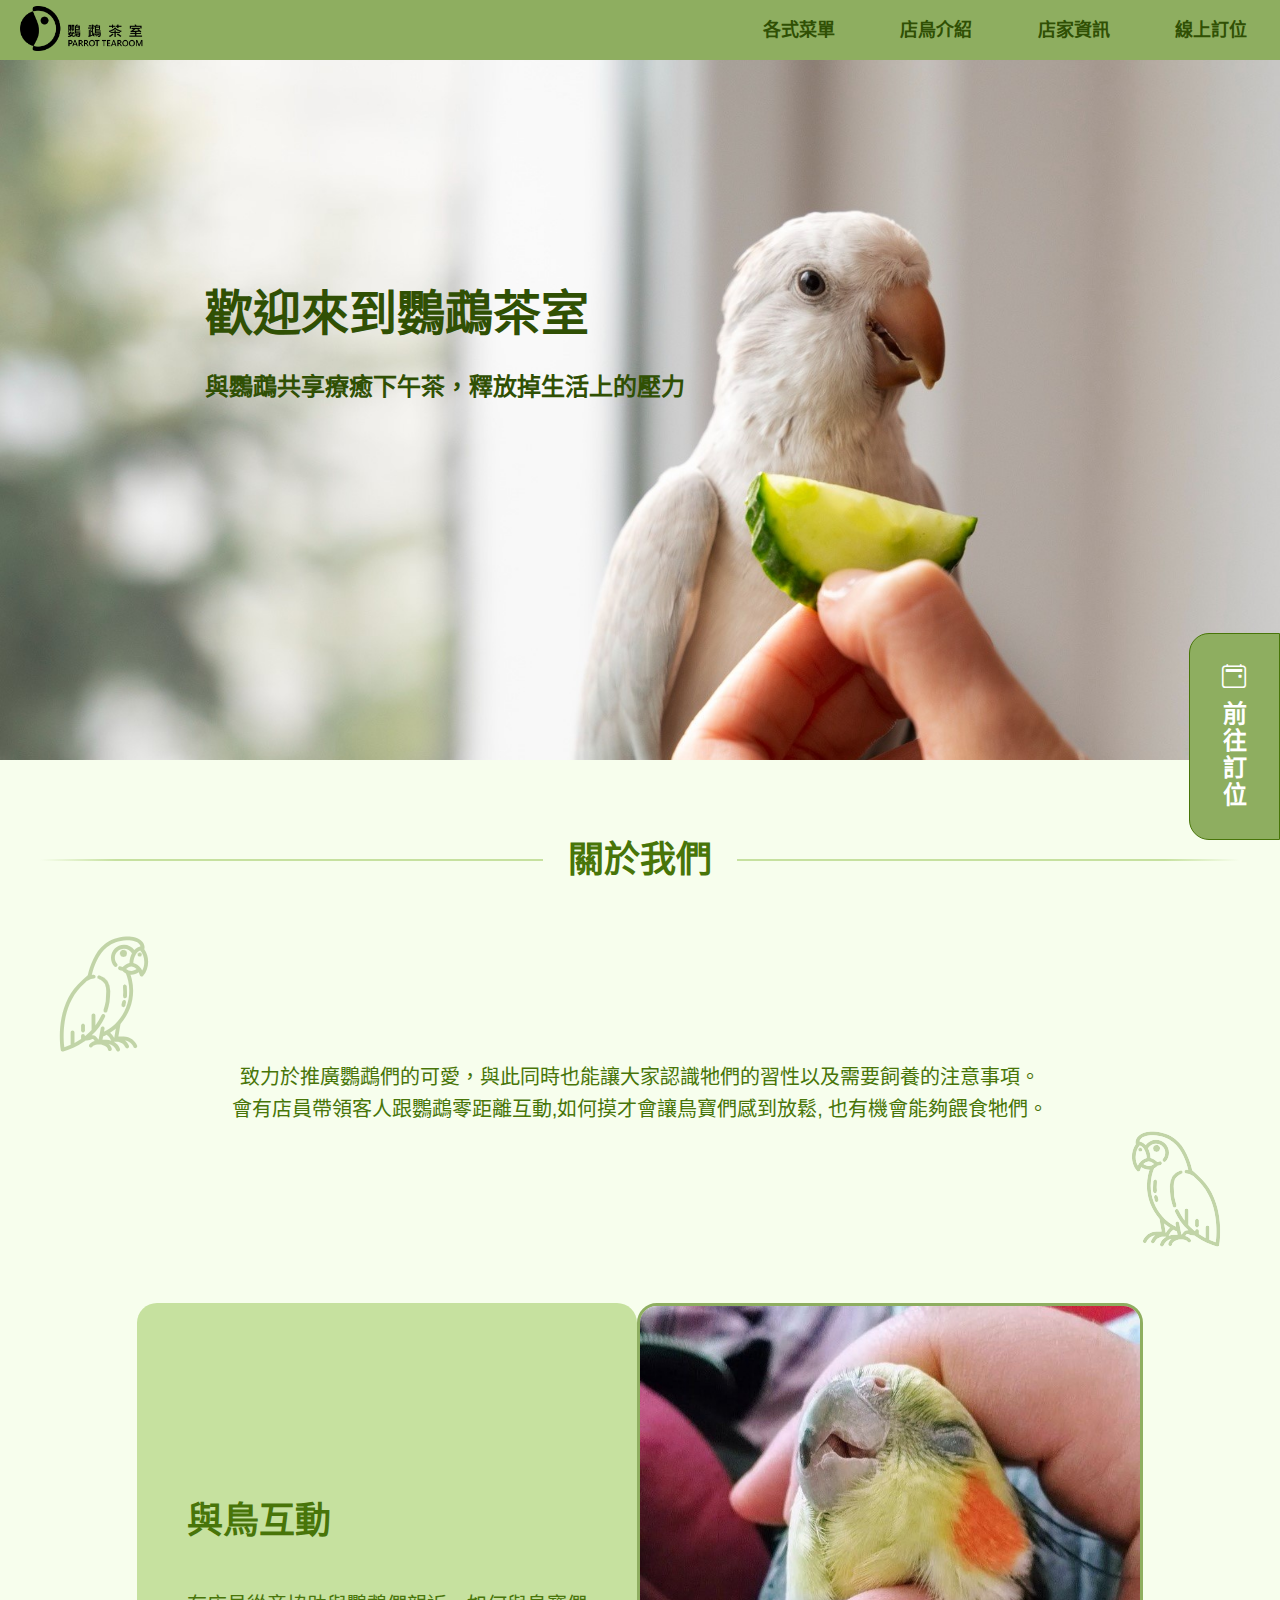
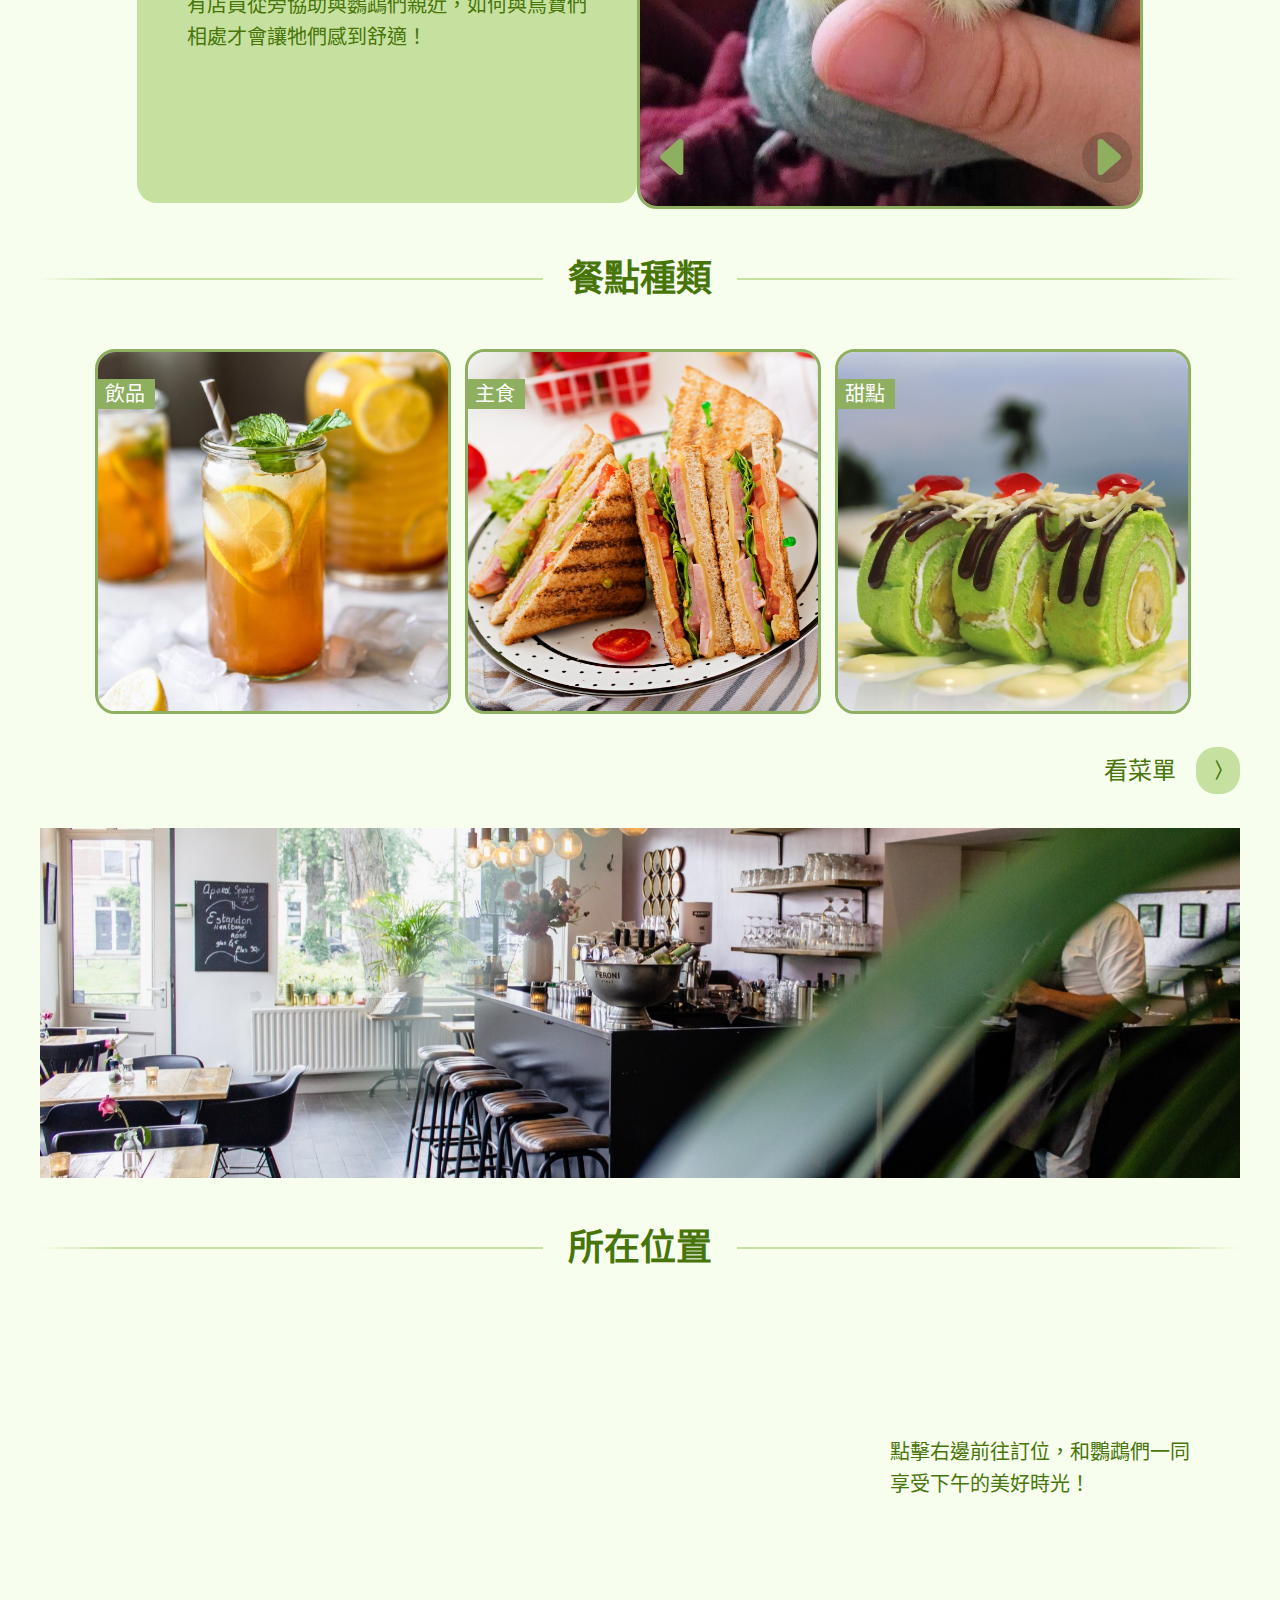
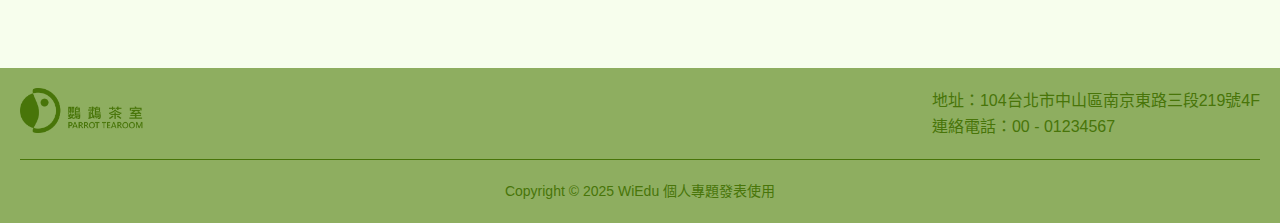
<file: index.html>
<!DOCTYPE html>
<html lang="zh-TW">

<head>
    <meta charset="UTF-8">
    <meta name="viewport" content="width=device-width, initial-scale=1.0">
    <link rel="stylesheet" href="./css/style.css">
    <link rel="icon" href="./images/icon.png">
    <title>鸚鵡茶室</title>
    <script src="https://cdn.jsdelivr.net/npm/swiper@11/swiper-bundle.min.js"></script>
</head>

<body>

    <aside>
        <a href="reserve.html">
            <i class="bi bi-calendar2-event"></i>
            <span>前往訂位</span>
        </a>
    </aside>

    <!--------------------導覽列---------------------->
    <header>
        <nav class="bar">
            <a href="index.html"><img src="./images/LOGO_black.png" alt="Logo"></a>

            <div class="bar_container">
                <div class="barTransition">
                    <div class="bar_btn barBtn1"></div>
                    <div class="bar_btn barBtn2"></div>
                    <div class="bar_btn barBtn3"></div>
                </div>
                <ul>
                    <li><a href="menu.html">各式菜單</a></li>
                    <li><a href="bird.html">店鳥介紹</a></li>
                    <li><a href="information.html">店家資訊</a></li>
                    <li><a href="reserve.html">線上訂位</a></li>
                </ul>
            </div>

        </nav>
    </header>

    <!--------------------上方區域---------------------->
    <div class="indexWrap">
        <div class="indexWrapText">
            <h1>歡迎來到鸚鵡茶室</h1>
            <p>與鸚鵡共享療癒下午茶，釋放掉生活上的壓力</p>
        </div>
    </div>


    <!--------------------中間區域---------------------->
    <main>
        <div class="indexAboutUs">

            <div class="indexH2Title">
                <h2>關於我們</h2>
            </div>
            <img class="aboutUsBg1" src="./images/parrot_bgsm.png" alt="1">
            <p>
                致力於推廣鸚鵡們的可愛，與此同時也能讓大家認識牠們的習性以及需要飼養的注意事項。<br>
                會有店員帶領客人跟鸚鵡零距離互動,如何摸才會讓鳥寶們感到放鬆, 也有機會能夠餵食牠們。
            </p>
            <img class="aboutUsBg2" src="./images/parrot_bgsm_revers.png" alt="2">
        </div>

        <div class="birdTouch">
            <div class="birdTouchCard">
                <span>與鳥互動</span>
                <p>有店員從旁協助與鸚鵡們親近，如何與鳥寶們相處才會讓牠們感到舒適！</p>
            </div>

            <div class="birdTouchImg">
                <div class="swiper birdSwiper">
                    <div class="swiper-wrapper">
                        <div class="swiper-slide">
                            <img src="./images/interactive_1.jpg" alt="互動1">
                        </div>
                        <div class="swiper-slide">
                            <img src="./images/interactive_2.jpg" alt="互動2">
                        </div>
                        <div class="swiper-slide">
                            <img src="./images/interactive_3.jpg" alt="互動3">
                        </div>
                        <div class="swiper-slide">
                            <img src="./images/interactive_4.jpg" alt="互動4">
                        </div>
                        <div class="swiper-slide">
                            <img src="./images/interactive_5.jpg" alt="互動5">
                        </div>
                    </div>

                    <div class="swiper-button-prev"><i class="bi bi-caret-left-fill"></i></div>
                    <div class="swiper-button-next"><i class="bi bi-caret-right-fill"></i></div>
                </div>
            </div>

        </div>


        <div class="meals">
            <div class="indexH2Title">
                <h2>餐點種類</h2>
            </div>

            <ul>
                <li><img src="./images/drink/lamonTea_type.jpg" alt="飲品"><span>飲品</span></li>
                <li><img src="./images/stapleFood/clubSandwich_type.jpg" alt="主食"><span>主食</span></li>
                <li><img src="./images/dessert/machaCake_type.jpg" alt="甜點"><span>甜點</span></li>
            </ul>
            <a href="menu.html">看菜單<i class="bi bi-chevron-compact-right"></i></a>
        </div>

        <!-- 空間 -->
        <div class="storeSpace"></div>

        <div class="indexH2Title">
            <h2>所在位置</h2>
        </div>

        <!-- 地點 -->
        <div class="indexPlaceHere">
            <iframe
                src="https://www.google.com/maps/embed?pb=!1m16!1m12!1m3!1d3614.467838876253!2d121.53848916292192!3d25.052127694574605!2m3!1f0!2f0!3f0!3m2!1i1024!2i768!4f13.1!2m1!1z57ev6IKyIOWPsOWMlw!5e0!3m2!1szh-TW!2stw!4v1743043479218!5m2!1szh-TW!2stw"
                width="800" height="300" style="border:0;" allowfullscreen="" loading="lazy"
                referrerpolicy="no-referrer-when-downgrade"></iframe>
            <p>點擊右邊前往訂位，和鸚鵡們一同享受下午的美好時光！</p>
        </div>

    </main>

    <!--------------------下方區域---------------------->
    <footer>

        <div class="footer_top">
            <img src="./images/LOGO_green.png" alt="under_Logo">
            <ul>
                <li>
                    <a href="">地址：104台北市中山區南京東路三段219號4F</a>
                </li>
                <li>
                    <a href="">連絡電話：00 - 01234567</a>
                </li>
            </ul>
        </div>

        <div class="footer_bottom">
            <p>Copyright © 2025 WiEdu 個人專題發表使用</p>
        </div>

    </footer>
    <script src="./js/pt.js"></script>
    <script src="./js/swiper.js"></script>

</body>

</html>
</file>
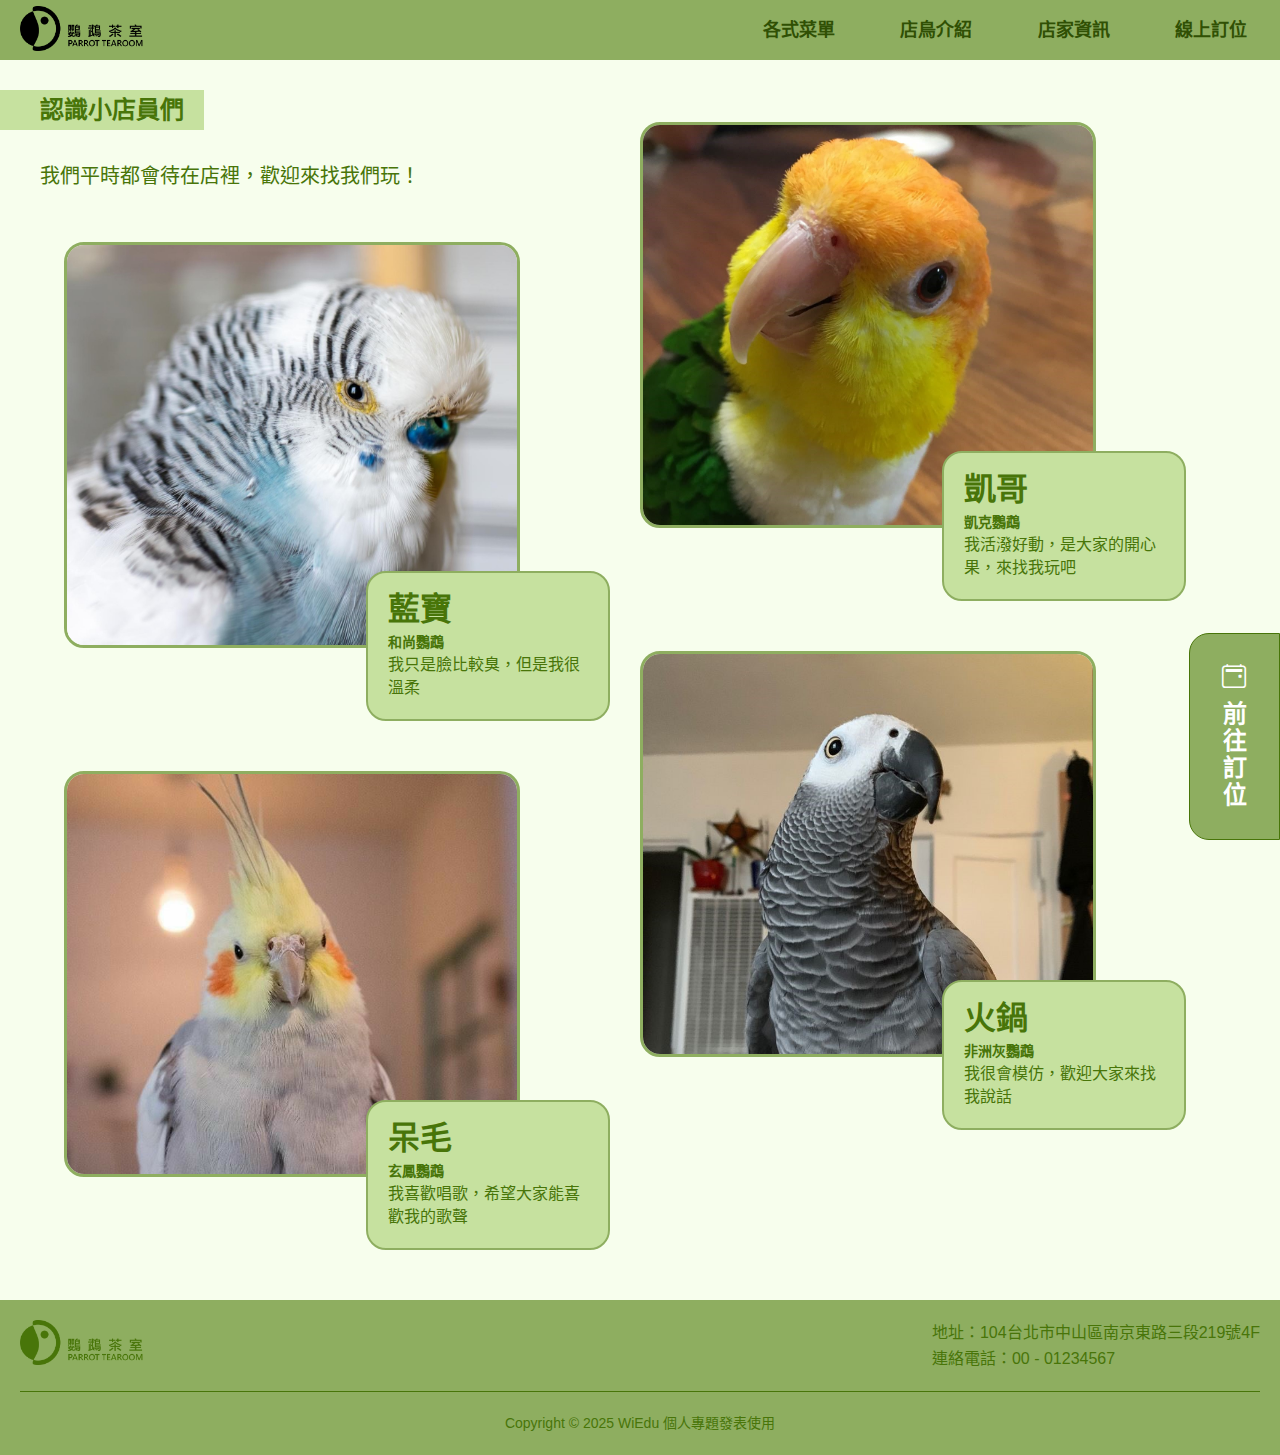
<file: bird.html>
<!DOCTYPE html>
<html lang="zh-TW">

<head>
    <meta charset="UTF-8">
    <meta name="viewport" content="width=device-width, initial-scale=1.0">
    <link rel="stylesheet" href="./css/style.css">
    <link rel="icon" href="./images/icon.png">
    <title>鸚鵡茶室_店鳥介紹</title>
</head>

<body>

    <aside>
        <a href="reserve.html">
            <i class="bi bi-calendar2-event"></i>
            <span>前往訂位</span>
        </a>
    </aside>

    <!--------------------導覽列---------------------->
    <header class="needMargin">
        <nav class="bar">
            <a href="index.html"><img src="./images/LOGO_black.png" alt="Logo"></a>
            <div class="barTransition">
                <div class="bar_btn barBtn1"></div>
                <div class="bar_btn barBtn2"></div>
                <div class="bar_btn barBtn3"></div>
            </div>
            <ul>
                <li><a href="menu.html">各式菜單</a></li>
                <li><a href="bird.html">店鳥介紹</a></li>
                <li><a href="information.html">店家資訊</a></li>
                <li><a href="reserve.html">線上訂位</a></li>
            </ul>
        </nav>
    </header>

    <!-------------------------內容--------------------------->
    <main>

        <div class="bridIntroduce">

            <div class="h2Title">
                <h2>認識小店員們</h2>
            </div>

            <p>我們平時都會待在店裡，歡迎來找我們玩！</p>

            <ul>
                <li>
                    <img src="./images/LB.jpg" alt="藍寶">
                    <div class="bridCard">
                        <span class="bridName">藍寶</span>
                        <span class="bridType">和尚鸚鵡</span>
                        <p>我只是臉比較臭，但是我很溫柔</p>
                    </div>
                </li>
                <li>
                    <img src="./images/KG.jpg" alt="凱哥">
                    <div class="bridCard">
                        <span class="bridName">凱哥</span>
                        <span class="bridType">凱克鸚鵡</span>
                        <p>我活潑好動，是大家的開心果，來找我玩吧</p>
                    </div>
                </li>
                <li>
                    <img src="./images/DM.jpg" alt="呆毛">
                    <div class="bridCard">
                        <span class="bridName">呆毛</span>
                        <span class="bridType">玄鳳鸚鵡</span>
                        <p>我喜歡唱歌，希望大家能喜歡我的歌聲</p>
                    </div>
                </li>
                <li>
                    <img src="./images/HG.jpg" alt="火鍋">
                    <div class="bridCard">
                        <span class="bridName">火鍋</span>
                        <span class="bridType">非洲灰鸚鵡</span>
                        <p>我很會模仿，歡迎大家來找我說話</p>
                    </div>
                </li>
            </ul>

        </div>

    </main>

    <!--------------------下方區域---------------------->
    <footer>

        <div class="footer_top">
            <img src="./images/LOGO_green.png" alt="under_Logo">
            <ul>
                <li>
                    <a href="">地址：104台北市中山區南京東路三段219號4F</a>
                </li>
                <li>
                    <a href="">連絡電話：00 - 01234567</a>
                </li>
            </ul>
        </div>

        <div class="footer_bottom">
            <p>Copyright © 2025 WiEdu 個人專題發表使用</p>
        </div>

    </footer>

</body>

</html>
</file>
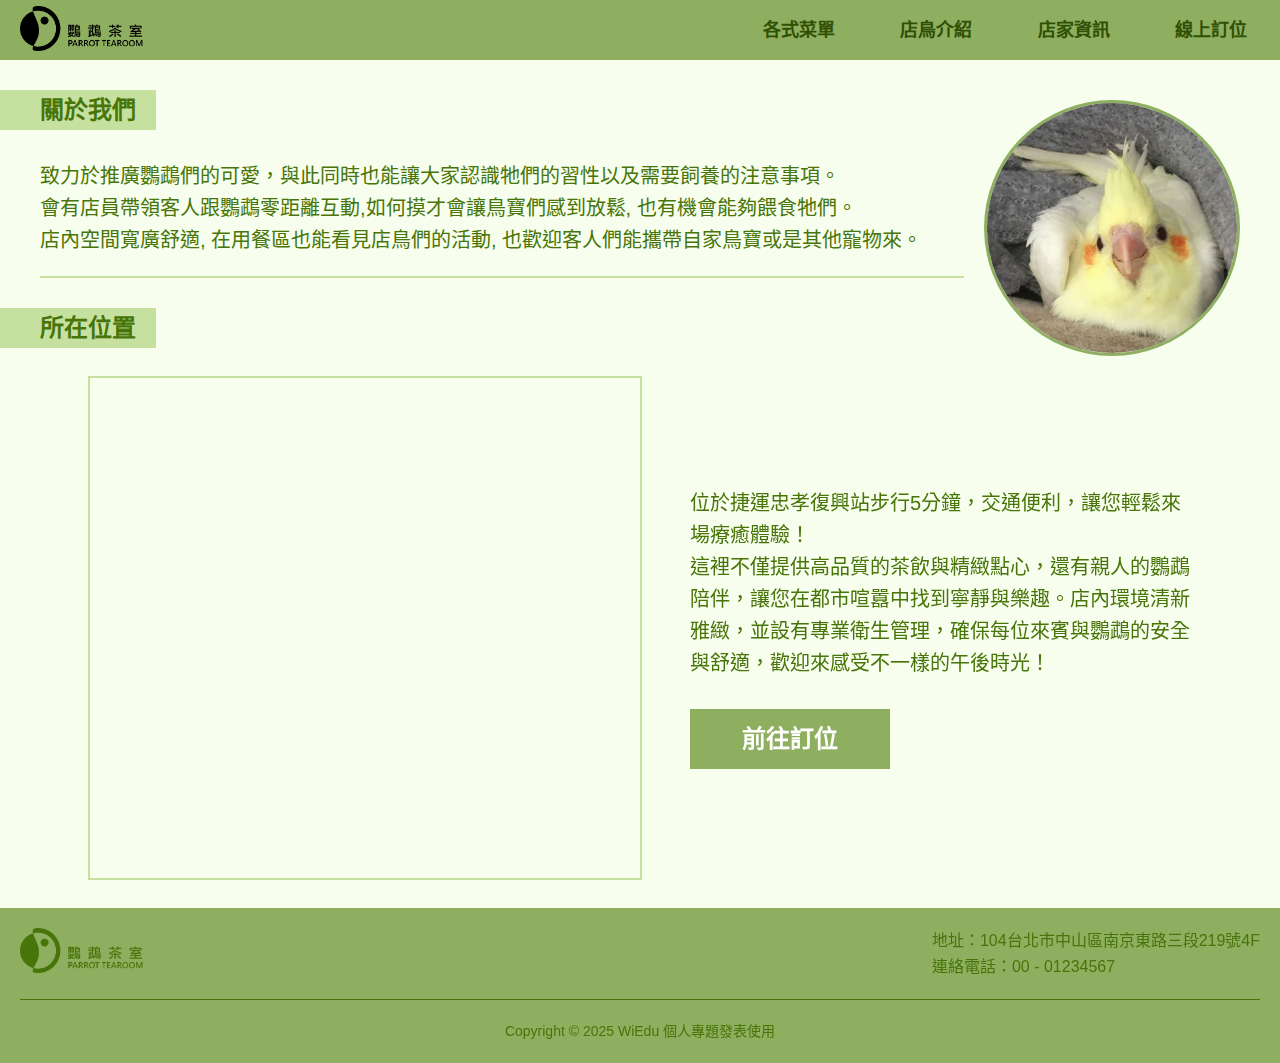
<file: information.html>
<!DOCTYPE html>
<html lang="zh-TW">

<head>
    <meta charset="UTF-8">
    <meta name="viewport" content="width=device-width, initial-scale=1.0">
    <link rel="stylesheet" href="./css/style.css">
    <link rel="icon" href="./images/icon.png">
    <title>鸚鵡茶室_店家資訊</title>
</head>

<body>

    <!--------------------導覽列---------------------->
    <header class="needMargin">
        <nav class="bar">
            <a href="index.html"><img src="./images/LOGO_black.png" alt="Logo"></a>
            <div class="barTransition">
                <div class="bar_btn barBtn1"></div>
                <div class="bar_btn barBtn2"></div>
                <div class="bar_btn barBtn3"></div>
            </div>
            <ul>
                <li><a href="menu.html">各式菜單</a></li>
                <li><a href="bird.html">店鳥介紹</a></li>
                <li><a href="information.html">店家資訊</a></li>
                <li><a href="reserve.html">線上訂位</a></li>
            </ul>
        </nav>
    </header>

    <!------------------------------------------>
    <main>
        <div class="h2Title">
            <h2>關於我們</h2>
        </div>

        <div class="aboutUs">
            <p>
                致力於推廣鸚鵡們的可愛，與此同時也能讓大家認識牠們的習性以及需要飼養的注意事項。<br>
                會有店員帶領客人跟鸚鵡零距離互動,如何摸才會讓鳥寶們感到放鬆, 也有機會能夠餵食牠們。<br>
                店內空間寬廣舒適, 在用餐區也能看見店鳥們的活動, 也歡迎客人們能攜帶自家鳥寶或是其他寵物來。
            </p>
            <img src="./images/about.jpg" alt="玄鳳">
        </div>

        <div class="h2Title">
            <h2>所在位置</h2>
        </div>

        <div class="placeHere">
            <iframe
                src="https://www.google.com/maps/embed?pb=!1m16!1m12!1m3!1d3614.467838876253!2d121.53848916292192!3d25.052127694574605!2m3!1f0!2f0!3f0!3m2!1i1024!2i768!4f13.1!2m1!1z57ev6IKyIOWPsOWMlw!5e0!3m2!1szh-TW!2stw!4v1743043479218!5m2!1szh-TW!2stw"
                width="550" height="500" style="border:0;" allowfullscreen="" loading="lazy"
                referrerpolicy="no-referrer-when-downgrade"></iframe>
            <div class="placeText">
                <p>位於捷運忠孝復興站步行5分鐘，交通便利，讓您輕鬆來場療癒體驗！<br>
                    這裡不僅提供高品質的茶飲與精緻點心，還有親人的鸚鵡陪伴，讓您在都市喧囂中找到寧靜與樂趣。店內環境清新雅緻，並設有專業衛生管理，確保每位來賓與鸚鵡的安全與舒適，歡迎來感受不一樣的午後時光！
                </p>
                <a href="reserve.html">前往訂位</a>
            </div>
        </div>

    </main>

    <!--------------------下方區域---------------------->
    <footer>

        <div class="footer_top">
            <img src="./images/LOGO_green.png" alt="under_Logo">
            <ul>
                <li>
                    <a href="">地址：104台北市中山區南京東路三段219號4F</a>
                </li>
                <li>
                    <a href="">連絡電話：00 - 01234567</a>
                </li>
            </ul>
        </div>

        <div class="footer_bottom">
            <p>Copyright © 2025 WiEdu 個人專題發表使用</p>
        </div>

    </footer>

</body>

</html>
</file>
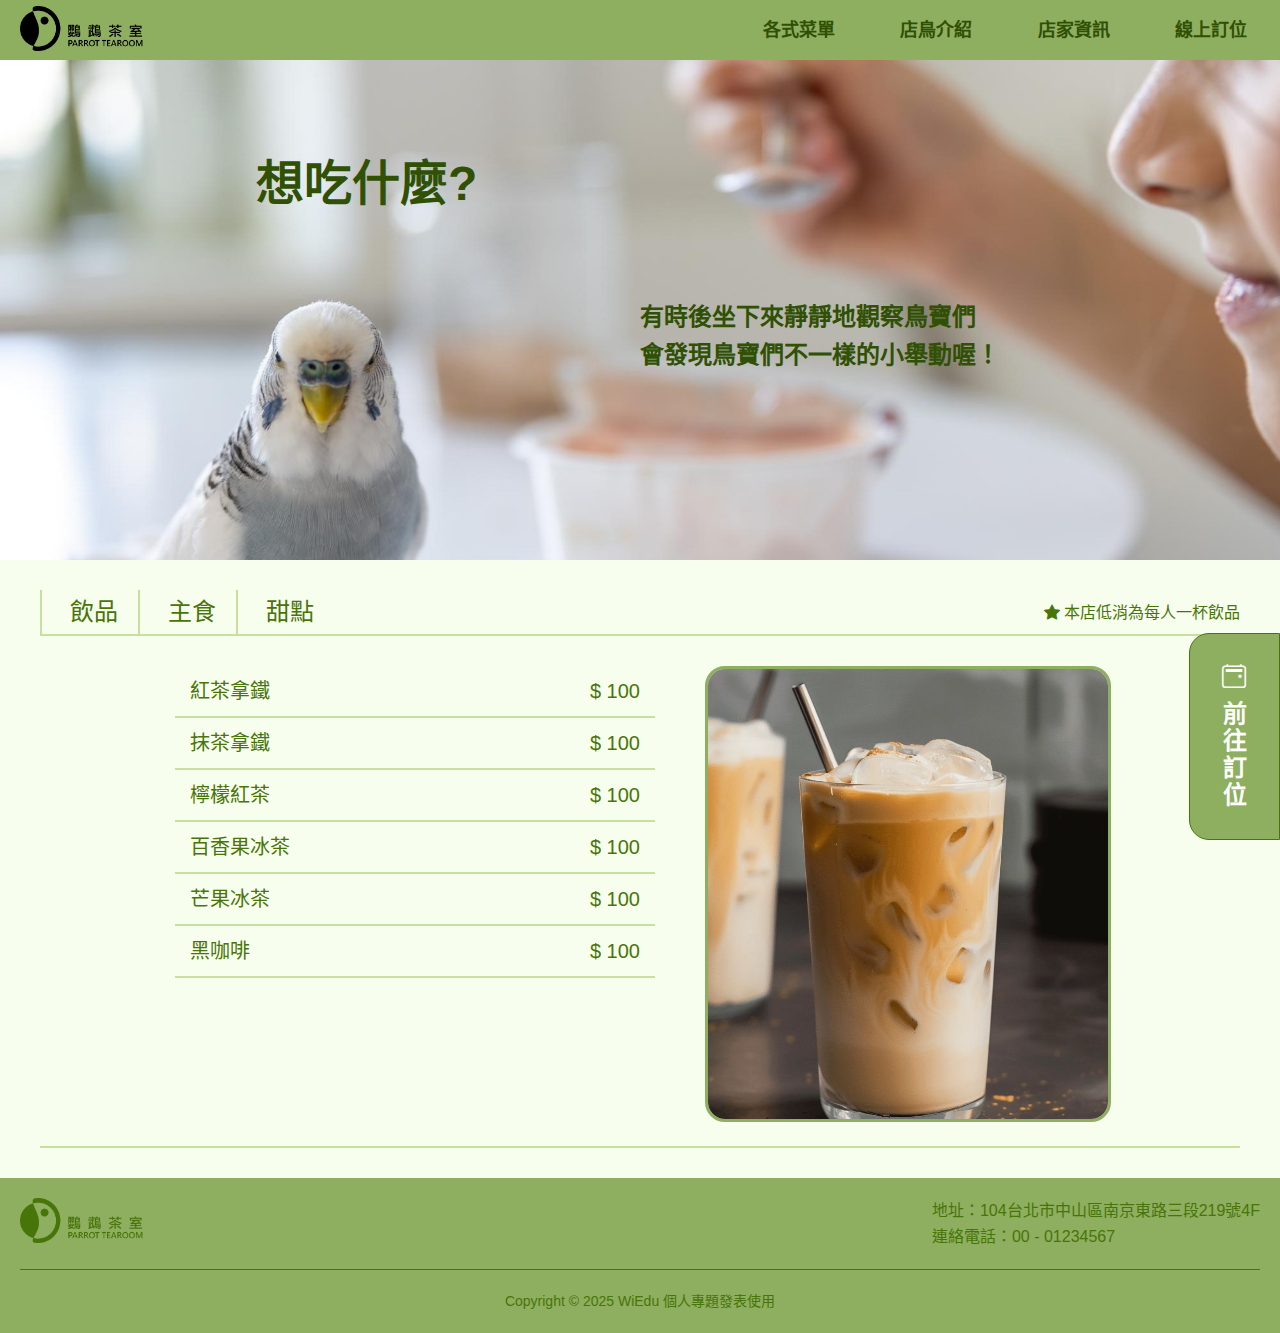
<file: menu.html>
<!DOCTYPE html>
<html lang="zh-TW">

<head>
    <meta charset="UTF-8">
    <meta name="viewport" content="width=device-width, initial-scale=1.0">
    <link rel="stylesheet" href="./css/style.css">
    <link rel="icon" href="./images/icon.png">
    <title>鸚鵡茶室_菜單</title>
</head>

<body>

    <aside>
        <a href="reserve.html">
            <i class="bi bi-calendar2-event"></i>
            <span>前往訂位</span>
        </a>
    </aside>

    <!--------------------導覽列---------------------->
    <header>
        <nav class="bar">
            <a href="index.html"><img src="./images/LOGO_black.png" alt="Logo"></a>
            <div class="barTransition">
                <div class="bar_btn barBtn1"></div>
                <div class="bar_btn barBtn2"></div>
                <div class="bar_btn barBtn3"></div>
            </div>
            <ul>
                <li><a href="menu.html">各式菜單</a></li>
                <li><a href="bird.html">店鳥介紹</a></li>
                <li><a href="information.html">店家資訊</a></li>
                <li><a href="reserve.html">線上訂位</a></li>
            </ul>
        </nav>
    </header>

    <!--------------------上方區域---------------------->
    <div class="menuWrap">
        <h1>想吃什麼?</h1>
        <p>有時後坐下來靜靜地觀察鳥寶們<br>會發現鳥寶們不一樣的小舉動喔！</p>
    </div>

    <!--------------------中間區域---------------------->
    <main>

        <div class="menu">

            <div class="list">
                <div class="list_option_container">

                    <label class="list_option">
                        <input type="radio" name="list"><span>飲品</span>
                    </label>
                    <label class="list_option">
                        <input type="radio" name="list"><span>主食</span>
                    </label>
                    <label class="list_option">
                        <input type="radio" name="list"><span>甜點</span>
                    </label>
                </div>
                <span>
                    <i class="bi bi-star-fill"></i>
                    本店低消為每人一杯飲品
                </span>
            </div>


            <div class="mealsList drinkList">
                <ul class="price">
                    <li>紅茶拿鐵<span>$&nbsp;100</span></li>
                    <li>抹茶拿鐵<span>$&nbsp;100</span></li>
                    <li>檸檬紅茶<span>$&nbsp;100</span></li>
                    <li>百香果冰茶<span>$&nbsp;100</span></li>
                    <li>芒果冰茶<span>$&nbsp;100</span></li>
                    <li>黑咖啡<span>$&nbsp;100</span></li>
                </ul>
                <ul class="mealsImg drinkImg">
                    <li><img src="./images/drink/latte.jpg" alt="紅茶拿鐵"></li>
                    <!-- <li><img src="./images/drink/macha_latte.jpg" alt="抹茶拿鐵"></li> -->
                    <!-- <li><img src="./images/drink/lamonTea.jpg" alt="檸檬紅茶"></li> -->
                    <!-- <li><img src="./images/drink/passion_tea.jpg" alt="百香果冰茶"></li> -->
                    <!-- <li><img src="./images/drink/mango_tea.jpg" alt="芒果冰茶"></li> -->
                    <!-- <li><img src="./images/drink/black_coffee.jpg" alt="黑咖啡"></li> -->
                </ul>
            </div>

            <div class="mealsList stapleFoodList">
                <ul class="price">
                    <li>總匯三明治<span>$&nbsp;100</span></li>
                    <li>炸物拼盤<span>$&nbsp;100</span></li>
                    <li>肉醬千層麵<span>$&nbsp;100</span></li>
                    <li>水波蛋吐司<span>$&nbsp;100</span></li>
                    <li>鮮蔬煮<span>$&nbsp;100</span></li>
                </ul>
                <ul class="mealsImg stapleFoodImg">
                    <li><img src="./images/stapleFood/clubSandwich.jpg" alt="總匯三明治"></li>
                    <li><img src="./images/stapleFood/Fried food platter.jpg" alt="炸物拼盤"></li>
                    <li><img src="./images/stapleFood/Lasagna.jpg" alt="肉醬千層麵"></li>
                    <li><img src="./images/stapleFood/Poached Egg Toast.jpg" alt="水波蛋吐司"></li>
                    <li><img src="./images/stapleFood/vegetable bowl.jpg" alt="鮮蔬煮"></li>
                </ul>
            </div>

            <div class="mealsList dessertList">
                <ul class="price">
                    <li>紅茶拿鐵<span>$&nbsp;100</span></li>
                    <li>抹茶拿鐵<span>$&nbsp;100</span></li>
                    <li>檸檬紅茶<span>$&nbsp;100</span></li>
                    <li>百香果冰茶<span>$&nbsp;100</span></li>
                    <li>芒果冰茶<span>$&nbsp;100</span></li>
                    <li>黑咖啡<span>$&nbsp;100</span></li>
                </ul>
                <ul class="mealsImg dessertImg">
                    <li><img src="./images/dessert/Tiramisu.jpg" alt="提拉米蘇"></li>
                    <li><img src="./images/dessert/machaCake.jpg" alt="抹茶蛋糕捲"></li>
                    <li><img src="./images/dessert/eggtart.jpg" alt="香酥蛋塔"></li>
                    <li><img src="./images/dessert/fruitcup.jpg" alt="綜合水果杯"></li>
                    <li><img src="./images/dessert/puncakeice2.jpg" alt="冰淇淋鬆餅"></li>
                    <li><img src="./images/dessert/panCake.jpg" alt="蜂蜜奶油鬆餅"></li>
                </ul>
            </div>


        </div>

    </main>

    <!--------------------下方區域---------------------->
    <footer>

        <div class="footer_top">
            <img src="./images/LOGO_green.png" alt="under_Logo">
            <ul>
                <li>
                    <a href="">地址：104台北市中山區南京東路三段219號4F</a>
                </li>
                <li>
                    <a href="">連絡電話：00 - 01234567</a>
                </li>
            </ul>
        </div>

        <div class="footer_bottom">
            <p>Copyright © 2025 WiEdu 個人專題發表使用</p>
        </div>

    </footer>

</body>

</html>
</file>
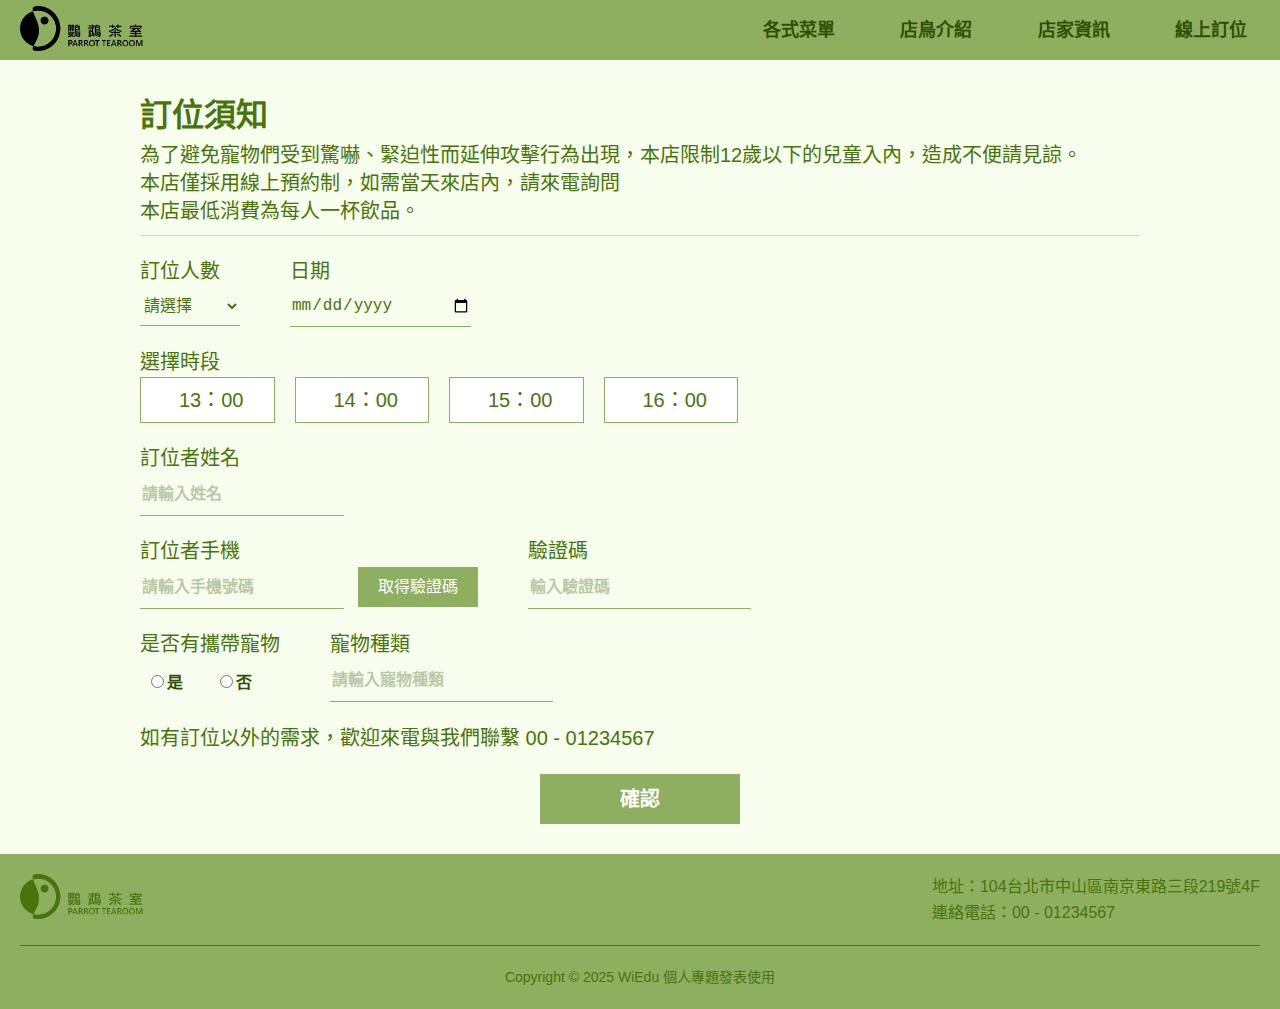
<file: reserve.html>
<!DOCTYPE html>
<html lang="zh-TW">

<head>
    <meta charset="UTF-8">
    <meta name="viewport" content="width=device-width, initial-scale=1.0">
    <link rel="stylesheet" href="./css/style.css">
    <link rel="icon" href="./images/icon.png">
    <title>鸚鵡茶室_預約</title>
</head>

<body>

    <!--------------------導覽列---------------------->
    <header class="needMargin">
        <nav class="bar">
            <a href="index.html"><img src="./images/LOGO_black.png" alt="Logo"></a>
            <div class="barTransition">
                <div class="bar_btn barBtn1"></div>
                <div class="bar_btn barBtn2"></div>
                <div class="bar_btn barBtn3"></div>
            </div>
            <ul>
                <li><a href="menu.html">各式菜單</a></li>
                <li><a href="bird.html">店鳥介紹</a></li>
                <li><a href="information.html">店家資訊</a></li>
                <li><a href="reserve.html">線上訂位</a></li>
            </ul>
        </nav>
    </header>

    <!------------------------------------------>
    <main class="formWight">

        <div class="notice">
            <span>訂位須知</span>
            <p>
                為了避免寵物們受到驚嚇、緊迫性而延伸攻擊行為出現，本店限制12歲以下的兒童入內，造成不便請見諒。<br>
                本店僅採用線上預約制，如需當天來店內，請來電詢問<br>
                本店最低消費為每人一杯飲品。
            </p>
        </div>


        <div class="form">

            <!-- 訂位人數與日期 -->
            <div class="guast_and_day">

                <div class="guest">
                    <div class="guest_word">
                        <span>訂位人數</span>
                    </div>
                    <select name="people" id="people">
                        <option value="" selected hidden>請選擇</option>
                        <option value="1">1</option>
                        <option value="2">2</option>
                        <option value="3">3</option>
                        <option value="4">4</option>
                    </select>
                </div>

                <div class="day">
                    <div class="day_word">
                        <span>日期</span>
                    </div>
                    <input type="date" min="2025-04-02" max="2025-04-09">
                </div>

            </div>

            <!-- 選擇時段 -->
            <div class="time">
                <div class="time_word">
                    <span>選擇時段</span>
                </div>

                <div class="time_option_container">

                    <label class="time_option">
                        <input type="radio" name="time"><span>13：00</span>
                    </label>
                    <label class="time_option">
                        <input type="radio" name="time"><span>14：00</span>
                    </label>
                    <label class="time_option">
                        <input type="radio" name="time"><span>15：00</span>
                    </label>
                    <label class="time_option">
                        <input type="radio" name="time"><span>16：00</span>
                    </label>
                </div>

            </div>

            <!-- 訂位者姓名 -->
            <div class="name">
                <div class="name_word">
                    <span>訂位者姓名</span>
                </div>
                <input type="text" placeholder="請輸入姓名">
            </div>

            <!-- 手機與驗證碼 -->
            <div class="phone_and_verify">

                <div class="phone">
                    <div class="phone_word">
                        <span>訂位者手機</span>
                    </div>
                    <input type="text" placeholder="請輸入手機號碼">

                    <a href="#">取得驗證碼</a>
                    <!-- <span>已發送</span> -->
                </div>

                <div class="verify">
                    <div class="verify_word">
                        <span>驗證碼</span>
                    </div>
                    <input type="text" placeholder="輸入驗證碼">
                </div>

            </div>

            <!-- 攜帶寵物 -->
            <div class="bring_pet">
                <div class="pet">
                    <div class="pet_word">
                        <span>是否有攜帶寵物</span>
                    </div>

                    <div class="option_container">
                        <label class="pet_option">
                            <input type="radio" name="pet"><span>是</span>
                        </label>
                        <label class="pet_option">
                            <input type="radio" name="pet"><span>否</span>
                        </label>
                    </div>

                </div>

                <div class="pet_type">
                    <div class="pet_word">
                        <span>寵物種類</span>
                    </div>
                    <input type="text" placeholder="請輸入寵物種類">

                </div>
            </div>

        </div>

        <p class="noticeUnder">如有訂位以外的需求，歡迎來電與我們聯繫 <span>00 - 01234567</span> </p>
        <!-- <button type="submit">確認</button> -->
        <a href="reserve_ success.html">確認</a>

    </main>


    <!--------------------下方區域---------------------->
    <footer>

        <div class="footer_top">
            <img src="./images/LOGO_green.png" alt="under_Logo">
            <ul>
                <li>
                    <a href="">地址：104台北市中山區南京東路三段219號4F</a>
                </li>
                <li>
                    <a href="">連絡電話：00 - 01234567</a>
                </li>
            </ul>
        </div>

        <div class="footer_bottom">
            <p>Copyright © 2025 WiEdu 個人專題發表使用</p>
        </div>

    </footer>

</body>

</html>
</file>
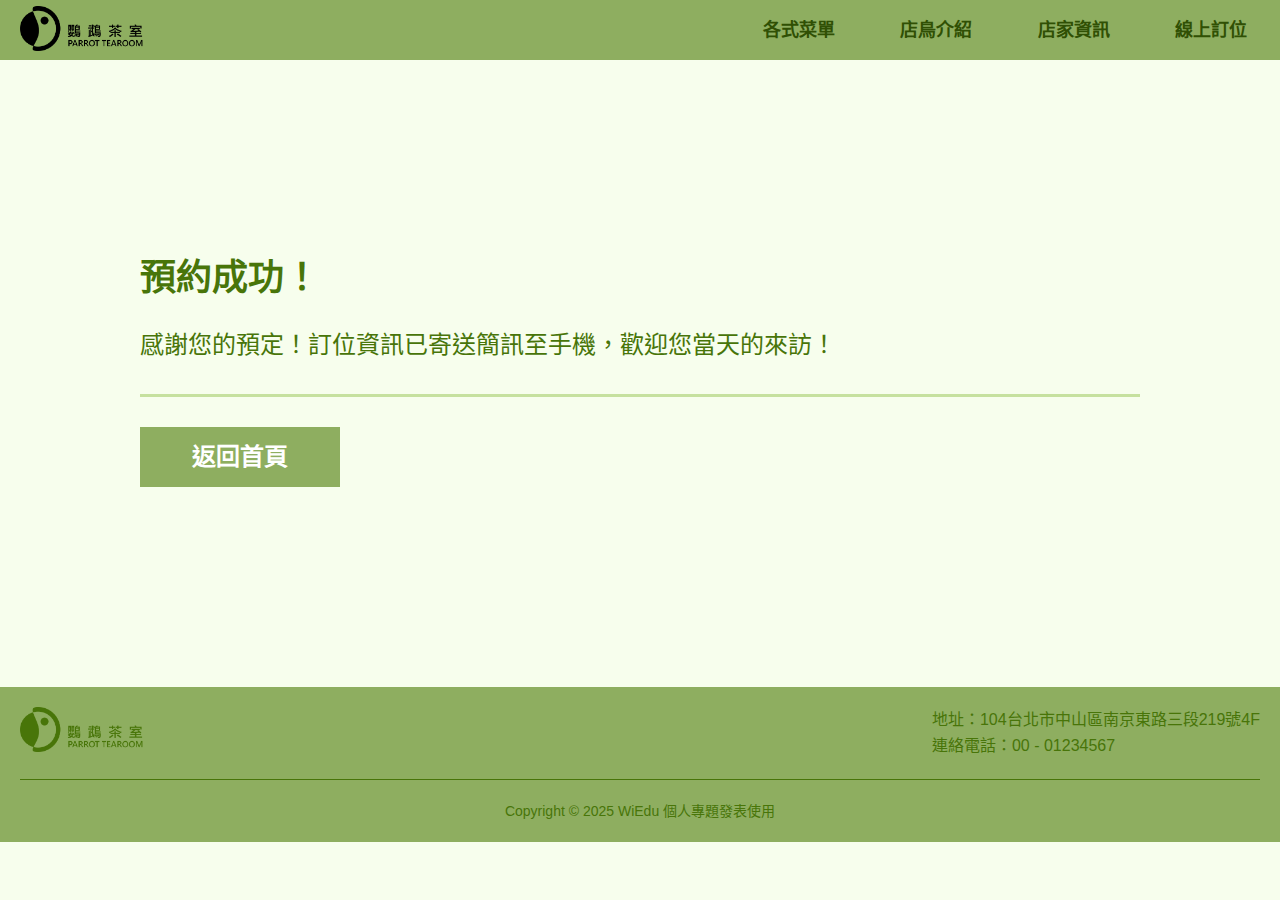
<file: reserve_ success.html>
<!DOCTYPE html>
<html lang="zh-TW">

<head>
    <meta charset="UTF-8">
    <meta name="viewport" content="width=device-width, initial-scale=1.0">
    <link rel="stylesheet" href="./css/style.css">
    <link rel="icon" href="./images/icon.png">
    <title>預約成功</title>
</head>

<body>

    <!--------------------導覽列---------------------->
    <header>
        <nav class="bar">
            <a href="index.html"><img src="./images/LOGO_black.png" alt="Logo"></a>
            <div class="barTransition">
                <div class="bar_btn barBtn1"></div>
                <div class="bar_btn barBtn2"></div>
                <div class="bar_btn barBtn3"></div>
            </div>
            <ul>
                <li><a href="menu.html">各式菜單</a></li>
                <li><a href="bird.html">店鳥介紹</a></li>
                <li><a href="information.html">店家資訊</a></li>
                <li><a href="reserve.html">線上訂位</a></li>
            </ul>
        </nav>
    </header>


    <!------------------------------------------>
    <main class="formWight">

        <div class="reserveSuccess">
            <span>預約成功！</span>
            <p>感謝您的預定！訂位資訊已寄送簡訊至手機，歡迎您當天的來訪！</p>
            <a href="index.html">返回首頁</a>
        </div>

    </main>

    <!--------------------下方區域---------------------->
    <footer>

        <div class="footer_top">
            <img src="./images/LOGO_green.png" alt="under_Logo">
            <ul>
                <li>
                    <a href="">地址：104台北市中山區南京東路三段219號4F</a>
                </li>
                <li>
                    <a href="">連絡電話：00 - 01234567</a>
                </li>
            </ul>
        </div>

        <div class="footer_bottom">
            <p>Copyright © 2025 WiEdu 個人專題發表使用</p>
        </div>

    </footer>

</body>

</html>
</file>
<file: css/style.css>
@import url(reset.css);
@import url("https://cdn.jsdelivr.net/npm/swiper@11/swiper-bundle.min.css");
@import url("https://cdn.jsdelivr.net/npm/bootstrap-icons@1.11.3/font/bootstrap-icons.min.css");
@import url(share.css);
@import url(other.css);
@import url(form.css);
@import url(rwd.css);
</file>
